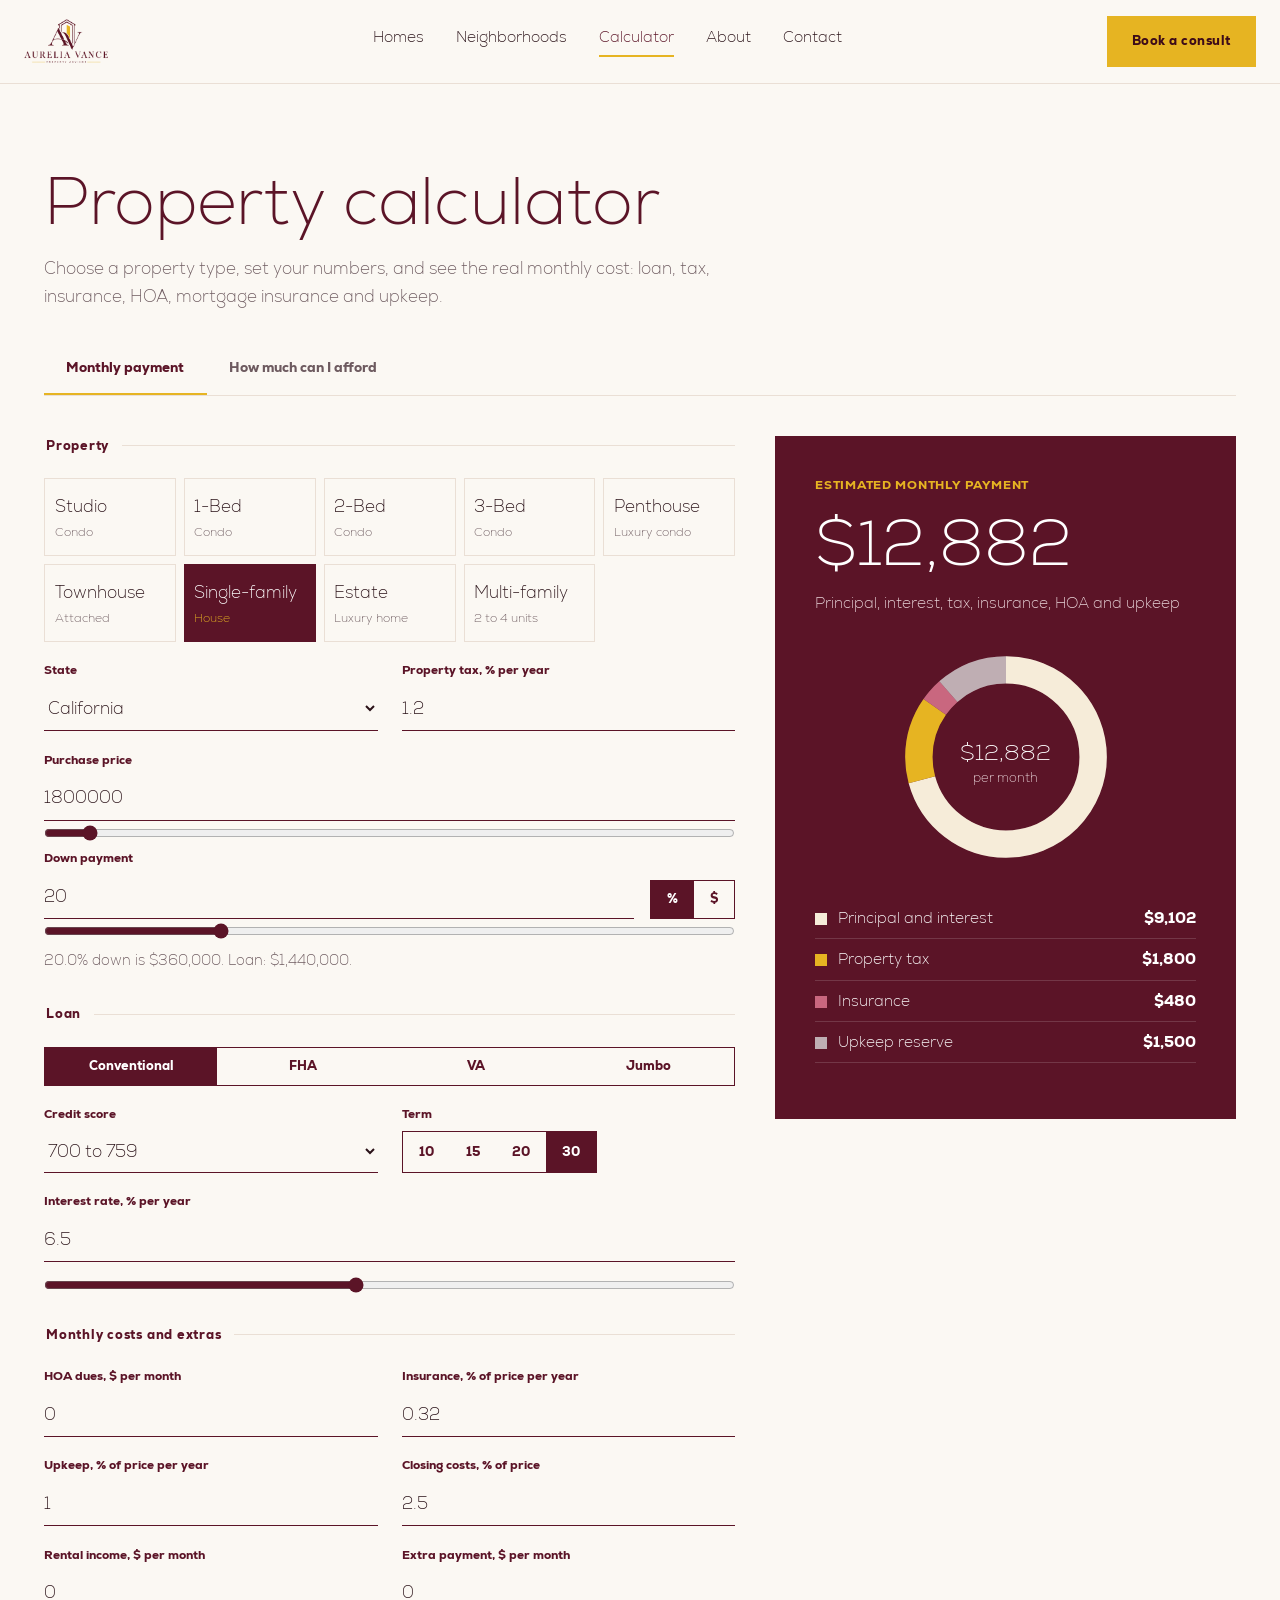
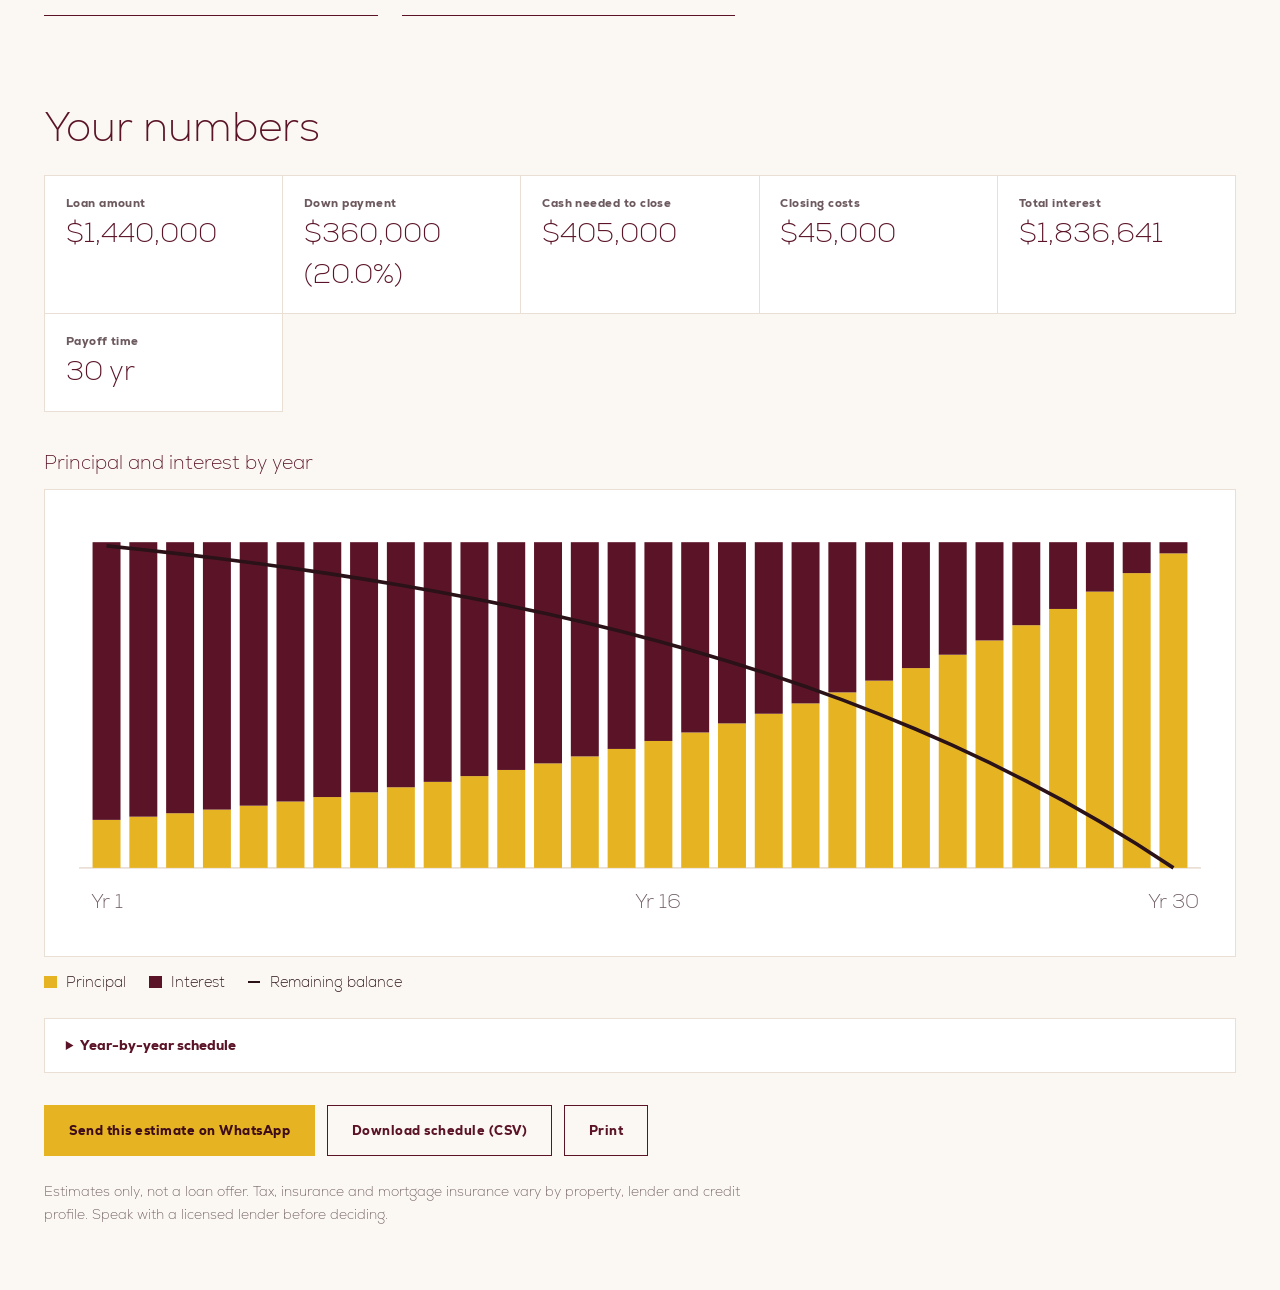
<file: aurelia-vance-website/calculator.html>
<!doctype html>
<html lang="en">
  <head>
    <meta charset="utf-8" />
    <meta name="viewport" content="width=device-width, initial-scale=1" />
    <title>Mortgage & Property Calculator | Aurelia Vance</title>
    <meta
      name="description"
      content="Estimate the true monthly cost of any US property: studio, condo, townhouse, single-family, penthouse or multi-family. Payment, taxes, HOA, PMI, affordability and payoff."
    />
    <link rel="canonical" href="https://www.example.com/calculator.html" />
    <link rel="stylesheet" href="fonts.css" />
    <link rel="stylesheet" href="calculator.css" />
    <link rel="stylesheet" href="brand.css" />
  </head>
  <body>
    <header class="top" id="top">
      <a
        class="logo"
        href="index.html"
        aria-label="Aurelia Vance Property Advisor, home"
        ><span class="brand b-maroon" role="img"></span
        ><span class="brand b-cream" role="img"></span
      ></a>
      <nav aria-label="Primary">
        <a href="index.html#search">Homes</a
        ><a href="index.html#areas">Neighborhoods</a
        ><a href="calculator.html" aria-current="page">Calculator</a
        ><a href="index.html#agent">About</a
        ><a href="index.html#contact">Contact</a>
      </nav>
      <a class="btn gold cta" href="index.html#contact">Book a consult</a
      ><button
        class="menu"
        type="button"
        aria-label="Menu"
        aria-expanded="false"
      >
        <span></span><span></span>
      </button>
    </header>
    <main>
      <section class="intro">
        <h1>Property calculator</h1>
        <p>
          Choose a property type, set your numbers, and see the real monthly
          cost: loan, tax, insurance, HOA, mortgage insurance and upkeep.
        </p>
        <div class="tabs" role="tablist" aria-label="Calculator mode">
          <button type="button" role="tab" data-mode="pay" aria-selected="true">
            Monthly payment
          </button>
          <button
            type="button"
            role="tab"
            data-mode="afford"
            aria-selected="false"
          >
            How much can I afford
          </button>
        </div>
      </section>

      <section class="layout">
        <form class="inputs" id="f" onsubmit="return false;" autocomplete="off">
          <fieldset>
            <legend>Property</legend>
            <div
              class="types"
              id="types"
              role="group"
              aria-label="Property type"
            ></div>
            <div class="g2">
              <label>State<select id="state"></select></label>
              <label
                >Property tax, % per year<input
                  type="number"
                  step="0.01"
                  min="0"
                  data-k="taxRate"
              /></label>
            </div>
            <div data-show="pay">
              <label
                >Purchase price<input
                  type="number"
                  step="10000"
                  min="50000"
                  data-k="price"
              /></label>
              <input
                class="range"
                type="range"
                min="100000"
                max="30000000"
                step="25000"
                data-k="price"
                aria-label="Purchase price slider"
              />
              <div class="down">
                <label
                  >Down payment<input
                    type="number"
                    step="any"
                    min="0"
                    id="downNum"
                /></label>
                <div class="seg" data-seg="downUnit">
                  <button type="button" data-v="pct">%</button
                  ><button type="button" data-v="usd">$</button>
                </div>
              </div>
              <input
                class="range"
                type="range"
                min="0"
                max="80"
                step="0.5"
                id="downR"
                aria-label="Down payment percent slider"
              />
              <p class="hint" id="downHint"></p>
            </div>
            <div data-show="afford" hidden>
              <div class="g2">
                <label
                  >Household income, per year<input
                    type="number"
                    step="1000"
                    min="0"
                    data-k="income"
                /></label>
                <label
                  >Monthly debts (car, cards, loans)<input
                    type="number"
                    step="50"
                    min="0"
                    data-k="debts"
                /></label>
                <label
                  >Cash for down payment<input
                    type="number"
                    step="5000"
                    min="0"
                    data-k="dp"
                /></label>
                <label
                  >Debt-to-income limit<select data-k="dti">
                    <option value="36">36% (conservative)</option>
                    <option value="43" selected>43% (standard)</option>
                    <option value="50">50% (stretch)</option>
                  </select></label
                >
              </div>
            </div>
          </fieldset>

          <fieldset>
            <legend>Loan</legend>
            <div class="seg wide" data-seg="loan">
              <button type="button" data-v="conv">Conventional</button
              ><button type="button" data-v="fha">FHA</button
              ><button type="button" data-v="va">VA</button
              ><button type="button" data-v="jumbo">Jumbo</button>
            </div>
            <div class="g2">
              <label
                >Credit score<select data-k="credit">
                  <option value="great">760 and above</option>
                  <option value="good" selected>700 to 759</option>
                  <option value="fair">640 to 699</option>
                </select></label
              >
              <label
                >Term
                <div class="seg" data-seg="term">
                  <button type="button" data-v="10">10</button
                  ><button type="button" data-v="15">15</button
                  ><button type="button" data-v="20">20</button
                  ><button type="button" data-v="30">30</button>
                </div></label
              >
            </div>
            <label
              >Interest rate, % per year<input
                type="number"
                step="0.125"
                min="0"
                max="20"
                data-k="rate"
            /></label>
            <input
              class="range"
              type="range"
              min="2"
              max="12"
              step="0.125"
              data-k="rate"
              aria-label="Interest rate slider"
            />
          </fieldset>

          <fieldset>
            <legend>Monthly costs and extras</legend>
            <div class="g2">
              <label
                >HOA dues, $ per month<input
                  type="number"
                  step="10"
                  min="0"
                  data-k="hoa"
              /></label>
              <label
                >Insurance, % of price per year<input
                  type="number"
                  step="0.01"
                  min="0"
                  data-k="insRate"
              /></label>
              <label
                >Upkeep, % of price per year<input
                  type="number"
                  step="0.1"
                  min="0"
                  data-k="maint"
              /></label>
              <label
                >Closing costs, % of price<input
                  type="number"
                  step="0.1"
                  min="0"
                  data-k="close"
              /></label>
              <label
                >Rental income, $ per month<input
                  type="number"
                  step="50"
                  min="0"
                  data-k="rent"
              /></label>
              <label
                >Extra payment, $ per month<input
                  type="number"
                  step="50"
                  min="0"
                  data-k="extra"
              /></label>
            </div>
          </fieldset>
        </form>

        <aside class="sum" id="sum" aria-live="polite">
          <p class="sum-t" id="rTitle"></p>
          <p class="sum-big" id="rBig"></p>
          <p class="sum-s" id="rSub"></p>
          <div class="donut-w">
            <svg
              id="donut"
              viewBox="0 0 42 42"
              role="img"
              aria-label="Monthly cost breakdown"
            ></svg>
            <div class="donut-c" id="donutC"></div>
          </div>
          <ul class="legend" id="legend"></ul>
          <p class="warn" id="warn" role="alert"></p>
          <button class="btn" type="button" id="useBtn" hidden>
            Use this price in the payment calculator
          </button>
        </aside>
      </section>

      <section class="out" id="out">
        <h2>Your numbers</h2>
        <div class="stats" id="stats"></div>
        <h3>Principal and interest by year</h3>
        <div class="chart-w">
          <svg
            id="chart"
            viewBox="0 0 640 240"
            role="img"
            aria-label="Yearly principal and interest chart"
          ></svg>
        </div>
        <p class="key">
          <span class="k1"></span>Principal <span class="k2"></span>Interest
          <span class="k3"></span>Remaining balance
        </p>
        <details class="sched">
          <summary>Year-by-year schedule</summary>
          <div class="scroll">
            <table>
              <thead>
                <tr>
                  <th>Year</th>
                  <th>Principal</th>
                  <th>Interest</th>
                  <th>Balance</th>
                </tr>
              </thead>
              <tbody id="sched"></tbody>
            </table>
          </div>
        </details>
        <div class="actions">
          <a class="btn gold" id="wa" href="#" rel="noopener"
            >Send this estimate on WhatsApp</a
          >
          <button class="btn line" type="button" id="csv">
            Download schedule (CSV)
          </button>
          <button class="btn line" type="button" onclick="print()">
            Print
          </button>
        </div>
        <p class="fine">
          Estimates only, not a loan offer. Tax, insurance and mortgage
          insurance vary by property, lender and credit profile. Speak with a
          licensed lender before deciding.
        </p>
      </section>
    </main>
    <a class="bar" href="#sum" id="bar"
      ><span id="barL"></span><b id="barV"></b
    ></a>
    <script src="calculator.js"></script>
  </body>
</html>
</file>
<file: aurelia-vance-website/fonts.css>
@font-face {
  font-family: "Nexa";
  src: url([data-uri])
    format("woff");
  font-weight: 200;
  font-style: normal;
  font-display: swap;
}
@font-face {
  font-family: "Nexa";
  src: url([data-uri])
    format("woff");
  font-weight: 800;
  font-style: normal;
  font-display: swap;
}
/* Lemon Milk: not supplied yet. Upload the file and it gets embedded here. Until then headings use Nexa Heavy. */
@font-face {
  font-family: "Lemon Milk";
  src: local("Lemon Milk"), local("LemonMilk");
  font-weight: 100 900;
  font-display: swap;
}
</file>
<file: aurelia-vance-website/calculator.css>
:root {
  --bg: #fbf8f3;
  --paper: #fff;
  --maroon: #5b1427;
  --maroon2: #3d0b19;
  --gold: #e6b422;
  --ink: #2a1218;
  --muted: #6d5a5f;
  --line: #eadfd5;
  --h: "Lemon Milk", "Nexa", system-ui, sans-serif;
  --b: "Nexa", system-ui, sans-serif;
}
* {
  box-sizing: border-box;
  margin: 0;
}
body {
  background: var(--bg);
  color: var(--ink);
  font: 200 1.05rem/1.7 var(--b);
  -webkit-font-smoothing: antialiased;
  padding-bottom: 4.5rem;
}
h1,
h2,
h3 {
  font-family: var(--h);
  font-weight: 200;
  color: var(--maroon);
  line-height: 1.1;
}
h1 {
  font-size: clamp(2rem, 6vw, 4.2rem);
  margin-bottom: 1rem;
}
h2 {
  font-size: clamp(1.6rem, 4vw, 2.6rem);
  margin-bottom: 1.6rem;
}
h3 {
  font-size: 1.2rem;
  margin: 2.5rem 0 1rem;
}
button,
input,
select {
  font: inherit;
}
:focus-visible {
  outline: 2px solid var(--maroon);
  outline-offset: 3px;
}
.top {
  display: flex;
  justify-content: space-between;
  align-items: center;
  padding: 1rem 1.5rem;
  border-bottom: 1px solid var(--line);
  background: var(--bg);
  position: sticky;
  top: 0;
  z-index: 40;
}
.logo {
  font: 200 1.35rem var(--h);
  color: var(--maroon);
  text-decoration: none;
}
.logo i {
  font-style: normal;
  color: var(--gold);
  -webkit-text-stroke: 0.5px var(--maroon);
}
.btn {
  display: inline-block;
  background: var(--maroon);
  color: #fff;
  border: 1px solid var(--maroon);
  padding: 0.9rem 1.5rem;
  font: 800 0.8rem var(--b);
  letter-spacing: 0.04em;
  text-decoration: none;
  cursor: pointer;
  transition:
    background 0.3s,
    color 0.3s;
}
.btn:hover {
  background: var(--gold);
  border-color: var(--gold);
  color: var(--maroon2);
}
.btn.gold {
  background: var(--gold);
  border-color: var(--gold);
  color: var(--maroon2);
}
.btn.gold:hover {
  background: var(--maroon);
  border-color: var(--maroon);
  color: #fff;
}
.btn.line {
  background: transparent;
  color: var(--maroon);
}
.btn.line:hover {
  background: var(--maroon);
  color: #fff;
}
.intro {
  max-width: 1240px;
  margin: auto;
  padding: clamp(2.5rem, 7vw, 5rem) 1.5rem 1rem;
}
.intro p {
  max-width: 58ch;
  color: var(--muted);
}
.tabs {
  display: flex;
  margin-top: 2rem;
  border-bottom: 1px solid var(--line);
  overflow-x: auto;
}
.tabs button {
  flex: none;
  background: none;
  border: 0;
  border-bottom: 3px solid transparent;
  padding: 0.9rem 1.4rem;
  font: 800 0.85rem var(--b);
  color: var(--muted);
  cursor: pointer;
  margin-bottom: -1px;
}
.tabs button[aria-selected="true"] {
  color: var(--maroon);
  border-color: var(--gold);
}
.layout {
  max-width: 1240px;
  margin: auto;
  padding: 1.5rem;
  display: grid;
  gap: 2.5rem;
}
@media (min-width: 1000px) {
  .layout {
    grid-template-columns: 1.2fr 0.8fr;
    align-items: start;
  }
  .sum {
    position: sticky;
    top: 5rem;
  }
}
fieldset {
  border: 0;
  border-top: 1px solid var(--line);
  padding: 1.4rem 0 2rem;
  display: grid;
  gap: 1.2rem;
}
legend {
  font: 800 0.8rem var(--b);
  letter-spacing: 0.06em;
  color: var(--maroon);
  padding-right: 0.8rem;
}
label {
  display: grid;
  gap: 0.3rem;
  font: 800 0.75rem var(--b);
  color: var(--maroon);
}
input[type="number"],
select {
  width: 100%;
  background: transparent;
  color: var(--ink);
  border: 0;
  border-bottom: 1px solid var(--maroon);
  padding: 0.6rem 0;
  font: 200 1.05rem var(--b);
  border-radius: 0;
}
select option {
  color: #000;
}
input:focus,
select:focus {
  border-color: var(--gold);
  outline: 0;
}
.range {
  width: 100%;
  accent-color: var(--maroon);
  margin-top: -0.3rem;
}
.g2 {
  display: grid;
  gap: 1.2rem 1.5rem;
}
@media (min-width: 560px) {
  .g2 {
    grid-template-columns: 1fr 1fr;
  }
}
.types {
  display: grid;
  grid-template-columns: repeat(auto-fill, minmax(130px, 1fr));
  gap: 0.5rem;
}
.types button {
  background: transparent;
  border: 1px solid var(--line);
  padding: 0.8rem 0.6rem;
  text-align: left;
  cursor: pointer;
  color: var(--ink);
  transition: 0.25s;
  display: grid;
  gap: 0.1rem;
}
.types button small {
  color: var(--muted);
  font-size: 0.75rem;
}
.types button:hover {
  border-color: var(--maroon);
}
.types button[aria-pressed="true"] {
  background: var(--maroon);
  border-color: var(--maroon);
  color: #fff;
}
.types button[aria-pressed="true"] small {
  color: var(--gold);
}
.seg {
  display: flex;
  border: 1px solid var(--maroon);
  width: max-content;
  max-width: 100%;
}
.seg.wide {
  width: 100%;
}
.seg.wide button {
  flex: 1;
}
.seg button {
  background: transparent;
  border: 0;
  padding: 0.55rem 1rem;
  cursor: pointer;
  color: var(--maroon);
  font: 800 0.8rem var(--b);
}
.seg button[aria-pressed="true"] {
  background: var(--maroon);
  color: #fff;
}
.down {
  display: flex;
  gap: 1rem;
  align-items: end;
}
.down label {
  flex: 1;
}
.hint {
  color: var(--muted);
  font-size: 0.9rem;
}
[hidden] {
  display: none !important;
}
/* summary */
.sum {
  background: var(--maroon);
  color: #fff;
  padding: clamp(1.5rem, 4vw, 2.5rem);
  display: grid;
  gap: 1rem;
}
.sum-t {
  font: 800 0.75rem var(--b);
  letter-spacing: 0.06em;
  color: var(--gold);
}
.sum-big {
  font: 200 clamp(2.4rem, 7vw, 4rem) var(--h);
  line-height: 1;
}
.sum-s {
  color: #ecd9dd;
  font-size: 0.95rem;
}
.donut-w {
  position: relative;
  width: min(230px, 70%);
  margin: 0.6rem auto;
}
#donut {
  width: 100%;
  transform: rotate(-90deg);
}
.donut-c {
  position: absolute;
  inset: 0;
  display: grid;
  place-content: center;
  text-align: center;
  font-size: 0.8rem;
  color: #ecd9dd;
  line-height: 1.3;
}
.donut-c b {
  font: 200 1.4rem var(--h);
  color: #fff;
}
.legend {
  list-style: none;
  padding: 0;
  display: grid;
  gap: 0.5rem;
}
.legend li {
  display: flex;
  align-items: center;
  gap: 0.7rem;
  font-size: 0.95rem;
  border-bottom: 1px solid rgba(255, 255, 255, 0.15);
  padding-bottom: 0.4rem;
}
.legend i {
  width: 0.75rem;
  height: 0.75rem;
  flex: none;
}
.legend span {
  margin-left: auto;
  font-weight: 800;
}
.warn {
  color: var(--gold);
  font-size: 0.9rem;
  min-height: 0;
}
.sum .btn {
  background: var(--gold);
  border-color: var(--gold);
  color: var(--maroon2);
}
.sum .btn:hover {
  background: #fff;
}
/* output */
.out {
  max-width: 1240px;
  margin: auto;
  padding: 2rem 1.5rem 4rem;
  background: var(--bg);
}
.stats {
  display: grid;
  grid-template-columns: repeat(auto-fit, minmax(200px, 1fr));
  border-top: 1px solid var(--line);
  border-left: 1px solid var(--line);
}
.stats div {
  padding: 1.2rem 1.3rem;
  border-right: 1px solid var(--line);
  border-bottom: 1px solid var(--line);
  background: var(--paper);
}
.stats span {
  display: block;
  font: 800 0.72rem var(--b);
  color: var(--muted);
  letter-spacing: 0.04em;
}
.stats b {
  font: 200 1.7rem var(--h);
  color: var(--maroon);
}
.chart-w {
  background: var(--paper);
  border: 1px solid var(--line);
  padding: 1rem;
  overflow-x: auto;
}
#chart {
  width: 100%;
  min-width: 480px;
  display: block;
}
.key {
  display: flex;
  gap: 0.6rem;
  align-items: center;
  flex-wrap: wrap;
  font-size: 0.9rem;
  margin-top: 0.8rem;
}
.key span {
  width: 0.8rem;
  height: 0.8rem;
  display: inline-block;
}
.key span + span {
  margin-left: 0.8rem;
}
.k1 {
  background: var(--gold);
}
.k2 {
  background: var(--maroon);
}
.k3 {
  background: var(--ink);
  height: 2px !important;
}
.sched {
  margin-top: 1.5rem;
  border: 1px solid var(--line);
  background: var(--paper);
}
.sched summary {
  padding: 1rem 1.3rem;
  cursor: pointer;
  font: 800 0.85rem var(--b);
  color: var(--maroon);
}
.scroll {
  max-height: 420px;
  overflow: auto;
}
table {
  width: 100%;
  border-collapse: collapse;
  font-size: 0.95rem;
}
th,
td {
  padding: 0.7rem 1.3rem;
  text-align: right;
  border-top: 1px solid var(--line);
}
th:first-child,
td:first-child {
  text-align: left;
}
th {
  position: sticky;
  top: 0;
  background: var(--paper);
  font: 800 0.75rem var(--b);
  color: var(--maroon);
}
.actions {
  display: flex;
  gap: 0.7rem;
  flex-wrap: wrap;
  margin-top: 2rem;
}
.fine {
  margin-top: 1.5rem;
  font-size: 0.85rem;
  color: var(--muted);
  max-width: 70ch;
}
.bar {
  position: fixed;
  left: 0;
  right: 0;
  bottom: 0;
  z-index: 30;
  display: flex;
  justify-content: space-between;
  align-items: center;
  background: var(--maroon2);
  color: #fff;
  padding: 0.9rem 1.5rem;
  text-decoration: none;
}
.bar b {
  font: 200 1.5rem var(--h);
  color: var(--gold);
}
.bar span {
  font: 800 0.75rem var(--b);
  letter-spacing: 0.04em;
}
@media (min-width: 1000px) {
  .bar {
    display: none;
  }
  body {
    padding-bottom: 0;
  }
}
@media print {
  .top,
  .inputs,
  .bar,
  .actions,
  .tabs {
    display: none;
  }
  .layout {
    display: block;
  }
  .sum {
    position: static;
    color: #000;
    background: #fff;
  }
  .sum * {
    color: #000 !important;
  }
}
@media (prefers-reduced-motion: reduce) {
  * {
    transition: none !important;
  }
}

/* header nav + mobile menu */
.top nav {
  display: none;
  gap: 2rem;
}
.top nav a {
  text-decoration: none;
  color: var(--ink);
  font-size: 0.95rem;
  padding-bottom: 4px;
  border-bottom: 2px solid transparent;
}
.top nav a:hover,
.top nav a[aria-current] {
  border-color: var(--gold);
  color: var(--maroon);
}
.logo,
.menu {
  position: relative;
  z-index: 2;
}
.menu {
  display: grid;
  gap: 6px;
  width: 44px;
  height: 44px;
  place-content: center;
  background: none;
  border: 0;
  cursor: pointer;
}
.menu span {
  display: block;
  width: 26px;
  height: 2px;
  background: var(--maroon);
  transition:
    transform 0.35s,
    background 0.3s;
}
.top.open .menu span {
  background: #fff;
}
.top.open .menu span:first-child {
  transform: translateY(4px) rotate(45deg);
}
.top.open .menu span:last-child {
  transform: translateY(-4px) rotate(-45deg);
}
.top.open .logo {
  color: #fff;
}
@media (max-width: 899px) {
  .top .cta {
    display: none;
  }
  .top nav {
    display: flex;
    position: fixed;
    inset: 0;
    z-index: 1;
    flex-direction: column;
    justify-content: center;
    align-items: flex-start;
    gap: 1.3rem;
    padding: 6rem 2rem 2rem;
    background: var(--maroon2);
    transform: translateY(-100%);
    visibility: hidden;
    transition:
      transform 0.6s cubic-bezier(0.2, 0.7, 0.2, 1),
      visibility 0s 0.6s;
  }
  .top.open nav {
    transform: none;
    visibility: visible;
    transition: transform 0.6s cubic-bezier(0.2, 0.7, 0.2, 1);
  }
  .top nav a {
    color: #fff;
    font: 200 clamp(1.8rem, 8vw, 2.6rem) var(--h);
    border: 0;
  }
}
@media (min-width: 900px) {
  .top nav {
    display: flex;
  }
  .menu {
    display: none;
  }
}
</file>
<file: aurelia-vance-website/brand.css>
/* Logo is embedded here, so no image files are needed. Cream = for dark backgrounds, maroon = for light backgrounds. */
.brand {
  display: block;
  aspect-ratio: 520/273;
  background: no-repeat left center/contain;
}
.b-cream {
  background-image: url([data-uri]);
}
.b-maroon {
  background-image: url([data-uri]);
}
.logo {
  --lh: 64px;
  display: block;
  position: relative;
  flex: none;
  z-index: 2;
  line-height: 0;
  height: var(--lh);
  width: calc(var(--lh) * 1.905);
  transition:
    height 0.4s,
    width 0.4s;
}
.nav.solid .logo,
.top .logo {
  --lh: 44px;
}
@media (max-width: 899px) {
  .logo {
    --lh: 52px;
  }
  .nav.solid .logo,
  .top .logo {
    --lh: 40px;
  }
}
.logo .brand {
  position: absolute;
  inset: 0;
  width: 100%;
  height: 100%;
  aspect-ratio: auto;
  background-position: left center;
  transition: opacity 0.35s;
}
.logo .b-cream {
  opacity: 0;
}
body[data-page="home"] .nav:not(.solid) .logo .b-cream,
.nav.open .logo .b-cream,
.top.open .logo .b-cream {
  opacity: 1;
}
body[data-page="home"] .nav:not(.solid) .logo .b-maroon,
.nav.open .logo .b-maroon,
.top.open .logo .b-maroon {
  opacity: 0;
}
.nav.solid {
  padding-block: 0.5rem;
}
.ft-logo {
  width: 210px;
  margin-bottom: 1rem;
}
.pre-logo {
  width: min(58vw, 280px);
}
.nav.solid {
  background: rgba(251, 248, 243, 0.98);
}
</file>
